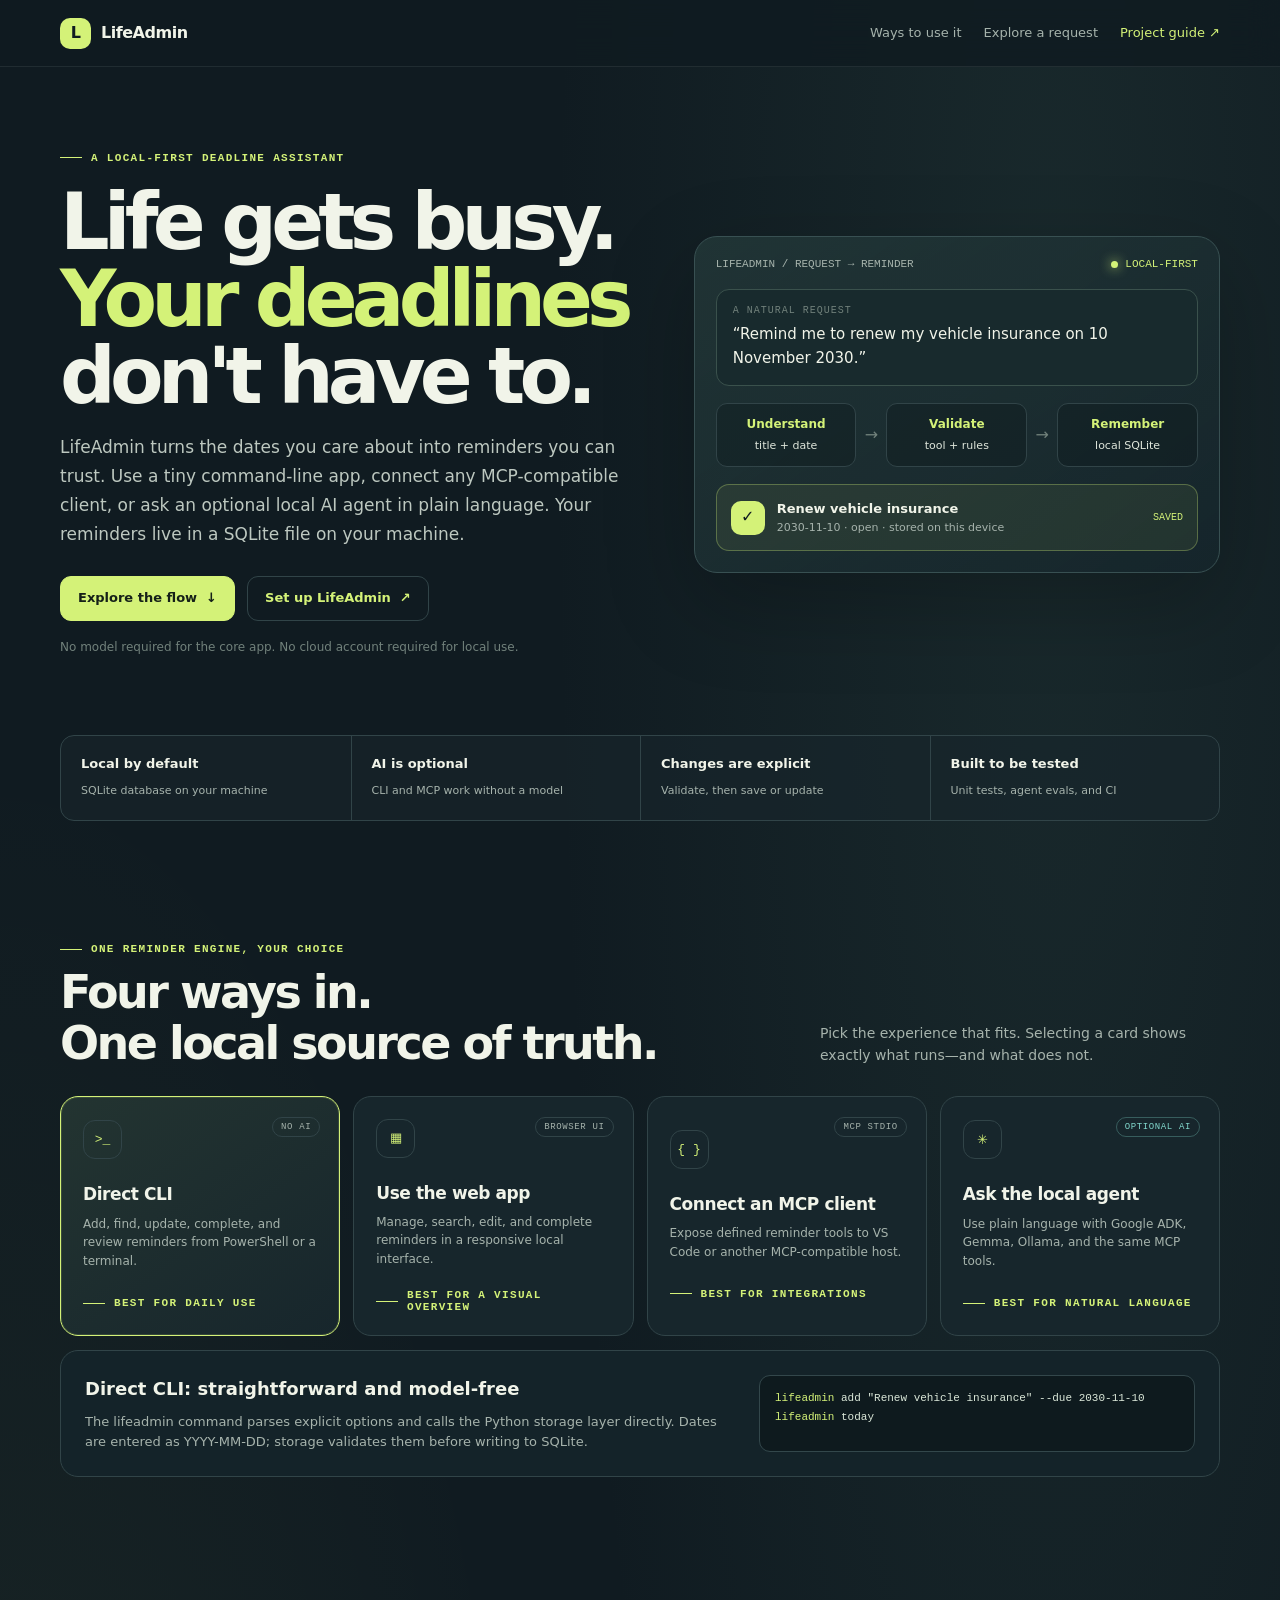
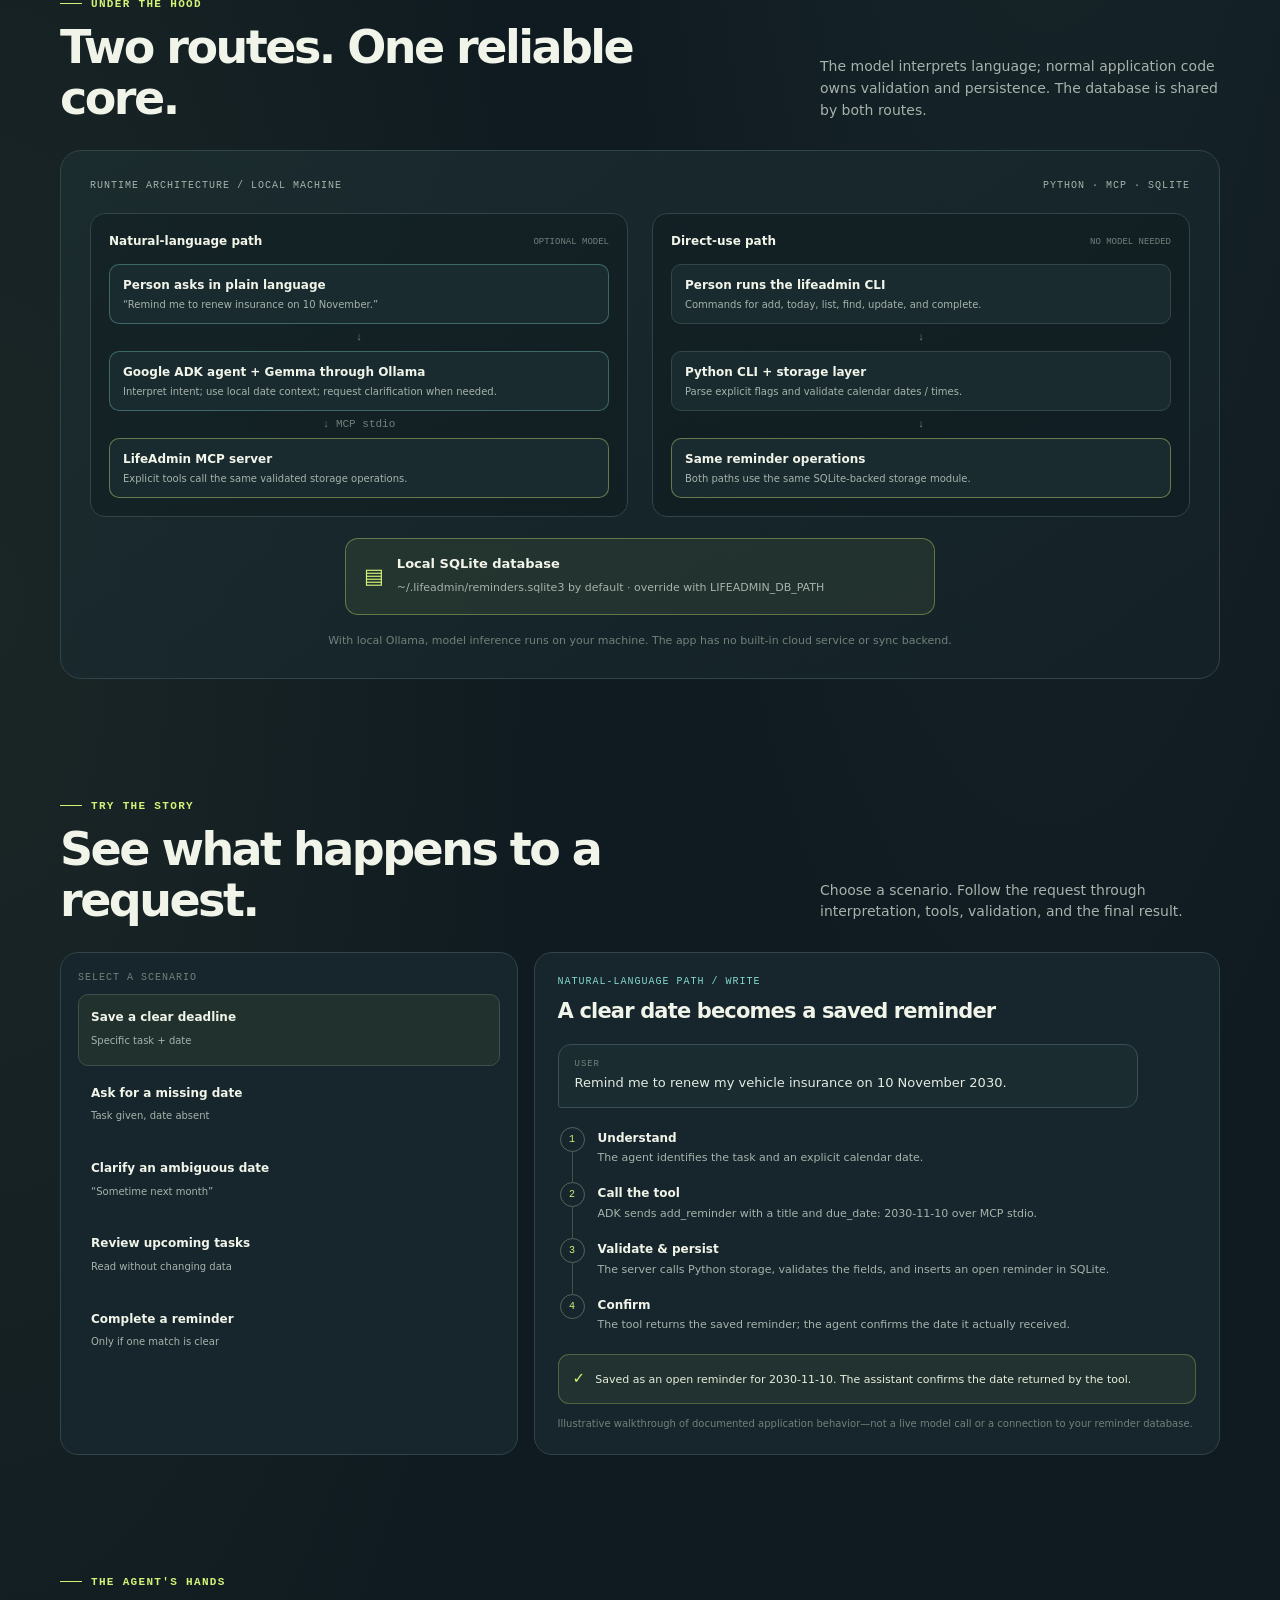
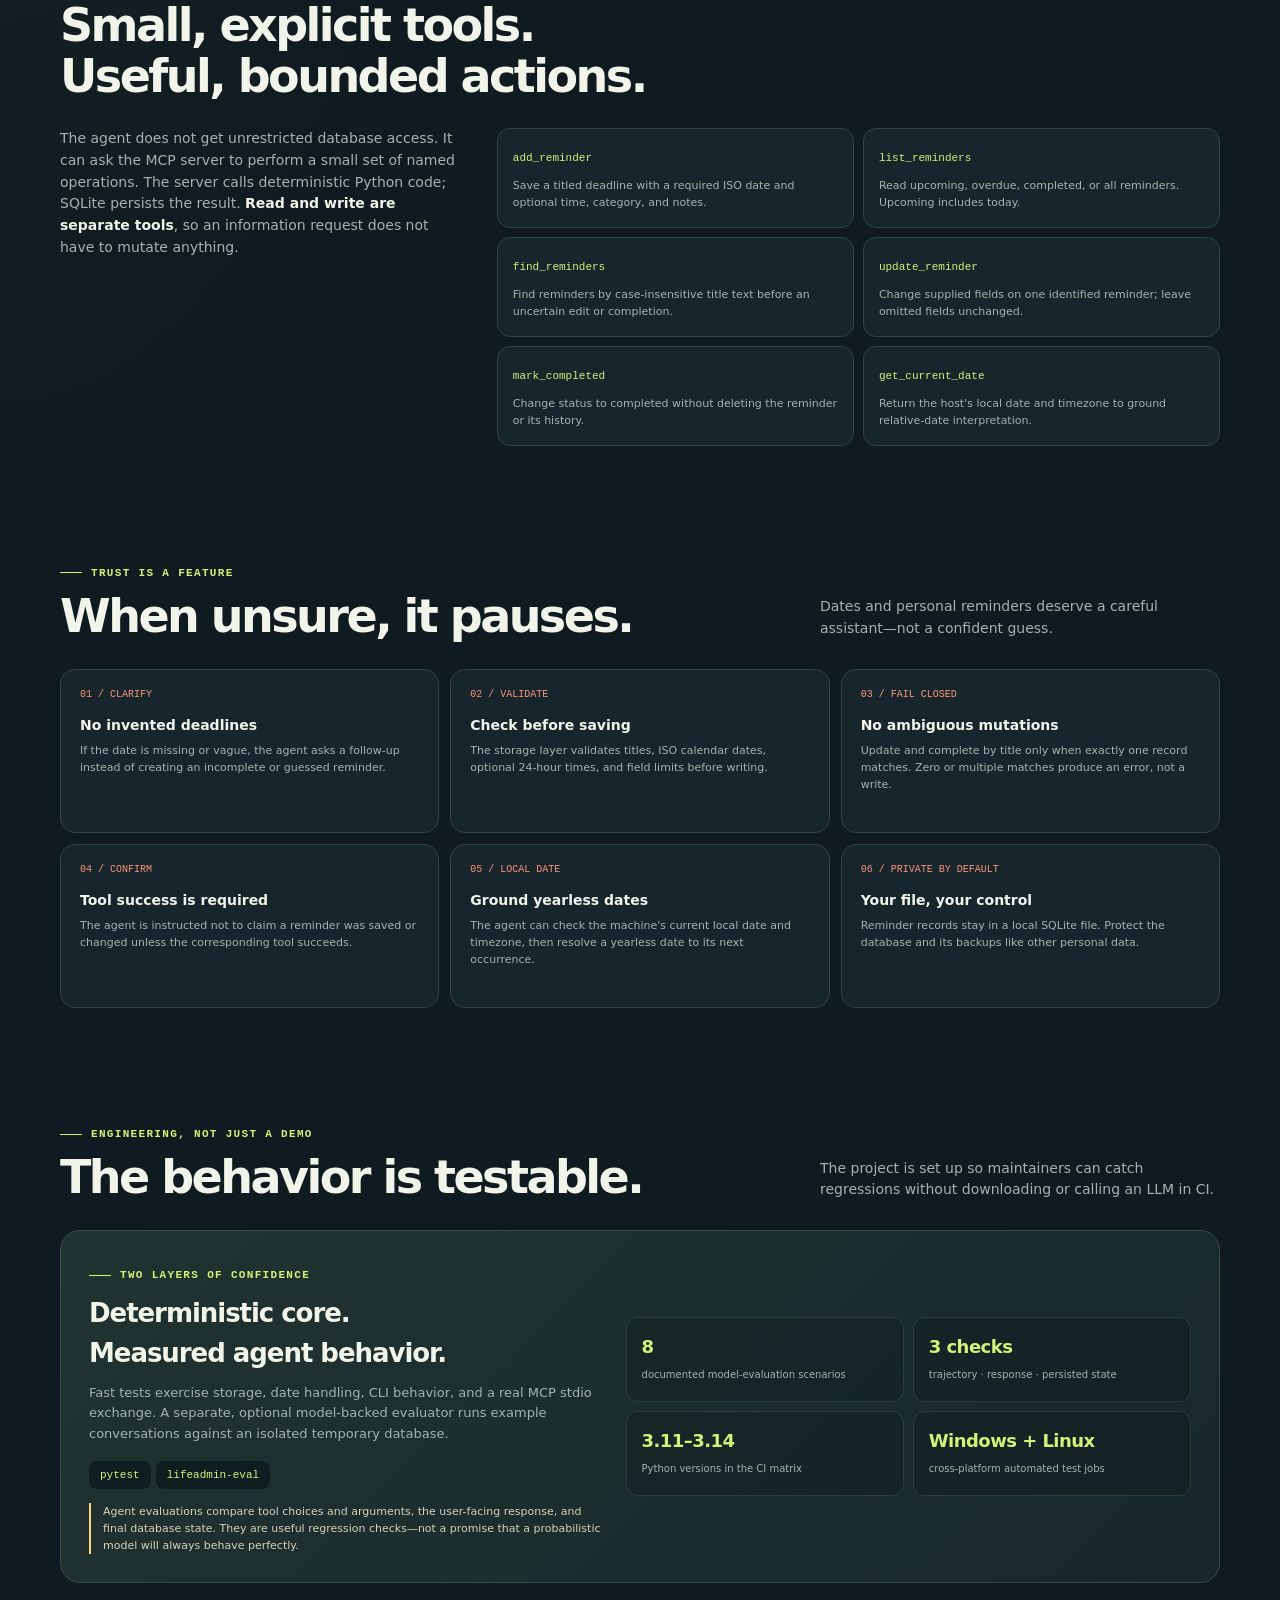
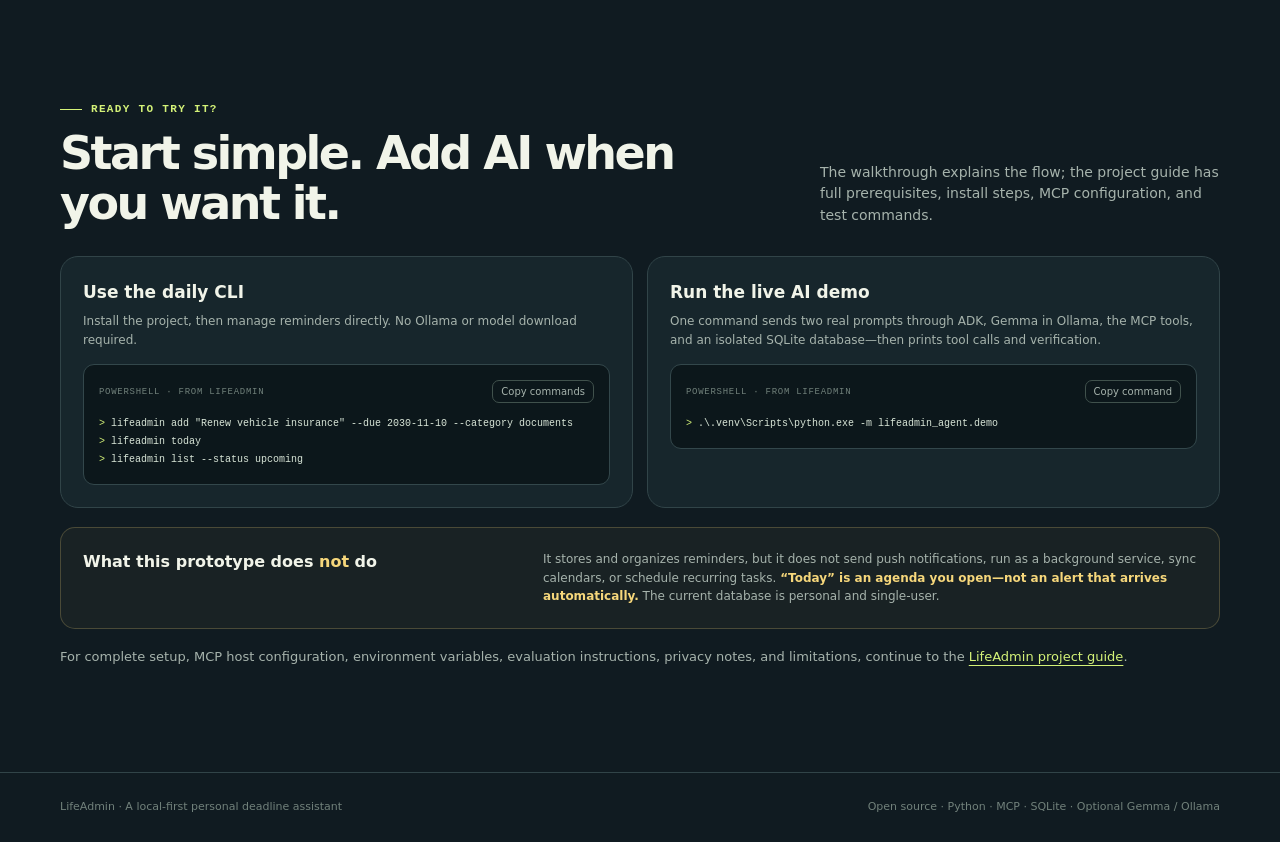
<file: application-flow.html>
<!doctype html>
<html lang="en">
<head>
  <meta charset="utf-8">
  <meta name="viewport" content="width=device-width, initial-scale=1">
  <meta name="theme-color" content="#101b21">
  <meta name="description" content="An interactive, end-to-end guide to LifeAdmin: a local-first personal deadline app with a web UI, CLI, MCP server, optional Gemma agent, and SQLite storage.">
  <title>LifeAdmin — Your deadlines, under control</title>
  <style>
    :root {
      color-scheme: dark;
      --ink: #f1f4e9;
      --muted: #a6b3ac;
      --faint: #71817b;
      --bg: #101b21;
      --panel: #17262c;
      --panel-raised: #1d3035;
      --line: #314448;
      --lime: #d4f278;
      --lime-dark: #223323;
      --coral: #ff9276;
      --cyan: #82d9ce;
      --yellow: #f6d77b;
      --radius: 18px;
      --mono: "Cascadia Code", "SFMono-Regular", Consolas, monospace;
      --sans: "Segoe UI", Inter, ui-sans-serif, system-ui, -apple-system, BlinkMacSystemFont, sans-serif;
    }

    * { box-sizing: border-box; }
    html { scroll-behavior: smooth; scroll-padding-top: 88px; }
    body {
      margin: 0;
      background:
        radial-gradient(ellipse at 82% 7%, rgb(72 114 101 / 16%), transparent 31rem),
        radial-gradient(ellipse at 0% 39%, rgb(209 242 120 / 5%), transparent 34rem),
        var(--bg);
      color: var(--ink);
      font-family: var(--sans);
      line-height: 1.55;
    }
    a { color: var(--lime); text-underline-offset: 4px; }
    button, input { font: inherit; }
    button { color: inherit; }
    button:focus-visible, a:focus-visible, input:focus-visible {
      outline: 3px solid var(--lime);
      outline-offset: 3px;
    }
    ::selection { color: var(--bg); background: var(--lime); }

    .topbar {
      position: sticky;
      z-index: 10;
      top: 0;
      border-bottom: 1px solid rgb(241 244 233 / 8%);
      background: rgb(16 27 33 / 86%);
      backdrop-filter: blur(16px);
    }
    .topbar-inner, main, .footer-inner { width: min(1160px, calc(100% - 44px)); margin-inline: auto; }
    .topbar-inner { min-height: 66px; display: flex; align-items: center; justify-content: space-between; gap: 24px; }
    .brand { display: inline-flex; align-items: center; gap: 10px; color: var(--ink); text-decoration: none; font-weight: 750; letter-spacing: -.03em; }
    .brand-mark {
      display: grid; place-items: center; width: 31px; height: 31px;
      border-radius: 10px; color: var(--bg); background: var(--lime); font-size: 16px;
    }
    .topnav { display: flex; align-items: center; gap: 22px; font-size: 13px; }
    .topnav a { color: var(--muted); text-decoration: none; }
    .topnav a:hover { color: var(--ink); }
    .topnav .repo-link { color: var(--lime); }

    main { padding-bottom: 92px; }
    .hero { min-height: 560px; display: grid; grid-template-columns: 1.05fr .95fr; align-items: center; gap: 52px; padding: 74px 0 66px; }
    .eyebrow { display: inline-flex; align-items: center; gap: 9px; color: var(--lime); font: 700 11px var(--mono); letter-spacing: .12em; text-transform: uppercase; }
    .eyebrow::before { content: ""; width: 22px; height: 1px; background: currentColor; }
    h1, h2, h3, p { margin-top: 0; }
    h1 { max-width: 650px; margin: 18px 0; font-size: clamp(48px, 7vw, 78px); font-weight: 650; letter-spacing: -.075em; line-height: .99; }
    h1 em { color: var(--lime); font-style: normal; }
    .hero-copy { max-width: 580px; color: #bdc8c0; font-size: 17px; line-height: 1.7; }
    .hero-actions { display: flex; align-items: center; flex-wrap: wrap; gap: 12px; margin-top: 27px; }
    .button {
      display: inline-flex; align-items: center; justify-content: center; gap: 9px;
      min-height: 45px; padding: 0 17px; border: 1px solid var(--line);
      border-radius: 11px; background: transparent; text-decoration: none; font-size: 13px; font-weight: 700;
      transition: transform .18s ease, border-color .18s ease, background .18s ease;
    }
    .button:hover { transform: translateY(-2px); border-color: var(--lime); }
    .button.primary { color: #152018; border-color: var(--lime); background: var(--lime); }
    .button.primary:hover { background: #e1ff9b; }
    .hero-note { margin-top: 17px; color: var(--faint); font-size: 12px; }

    .hero-visual { position: relative; padding: 21px; border: 1px solid #385052; border-radius: 23px; background: linear-gradient(145deg, rgb(37 59 59 / 72%), rgb(21 37 43 / 92%)); box-shadow: 0 30px 90px rgb(0 0 0 / 24%); }
    .visual-caption { display: flex; justify-content: space-between; align-items: center; margin-bottom: 19px; color: var(--muted); font: 11px var(--mono); }
    .live-dot { display: inline-flex; align-items: center; gap: 7px; color: var(--lime); }
    .live-dot::before { content: ""; width: 7px; height: 7px; border-radius: 50%; background: currentColor; box-shadow: 0 0 12px currentColor; }
    .inbox { padding: 15px 16px; border: 1px solid #3a514c; border-radius: 13px; background: #182a2d; }
    .inbox-label { margin-bottom: 7px; color: var(--faint); font: 10px var(--mono); letter-spacing: .1em; text-transform: uppercase; }
    .inbox blockquote { margin: 0; color: var(--ink); font-size: 15px; }
    .visual-flow { display: grid; grid-template-columns: 1fr 20px 1fr 20px 1fr; align-items: center; gap: 5px; margin: 17px 0; }
    .flow-chip { min-height: 64px; display: grid; place-items: center; padding: 10px 7px; border: 1px solid var(--line); border-radius: 11px; color: #dfe6db; background: rgb(10 20 24 / 35%); text-align: center; font-size: 11px; line-height: 1.4; }
    .flow-chip strong { display: block; color: var(--lime); font-size: 12px; }
    .flow-arrow { color: var(--faint); text-align: center; }
    .saved-card { display: flex; align-items: center; gap: 12px; padding: 14px; border: 1px solid rgb(212 242 120 / 30%); border-radius: 13px; background: rgb(212 242 120 / 7%); }
    .saved-icon { display: grid; flex: 0 0 34px; place-items: center; width: 34px; height: 34px; border-radius: 10px; color: var(--bg); background: var(--lime); font-weight: 900; }
    .saved-title { font-weight: 700; font-size: 13px; }
    .saved-sub { color: var(--muted); font-size: 11px; }
    .stamp { margin-left: auto; color: var(--lime); font: 10px var(--mono); }

    .trust-strip { display: grid; grid-template-columns: repeat(4, 1fr); margin-bottom: 112px; border: 1px solid var(--line); border-radius: 14px; background: rgb(23 38 44 / 65%); }
    .trust-item { padding: 18px 20px; }
    .trust-item + .trust-item { border-left: 1px solid var(--line); }
    .trust-item strong { display: block; margin-bottom: 3px; color: var(--ink); font-size: 13px; }
    .trust-item span { color: var(--muted); font-size: 11px; }

    section { margin-top: 110px; }
    .section-head { display: flex; justify-content: space-between; align-items: end; gap: 32px; margin-bottom: 27px; }
    .section-head h2 { max-width: 680px; margin: 10px 0 0; font-size: clamp(31px, 4vw, 46px); font-weight: 620; letter-spacing: -.055em; line-height: 1.1; }
    .section-intro { max-width: 400px; margin-bottom: 2px; color: var(--muted); font-size: 14px; }
    .section-number { color: var(--faint); font: 11px var(--mono); }
    .route-grid { display: grid; grid-template-columns: repeat(4, 1fr); gap: 13px; }
    .route-card {
      position: relative; min-height: 223px; padding: 22px; overflow: hidden;
      border: 1px solid var(--line); border-radius: var(--radius); background: var(--panel);
      text-align: left; cursor: pointer; transition: border-color .2s ease, transform .2s ease, background .2s ease;
    }
    .route-card:hover { transform: translateY(-3px); border-color: #6a8371; }
    .route-card[aria-pressed="true"] { border-color: var(--lime); background: linear-gradient(145deg, #233431, var(--panel)); box-shadow: inset 0 0 0 1px rgb(212 242 120 / 14%); }
    .route-card .route-icon { display: grid; place-items: center; width: 39px; height: 39px; margin-bottom: 22px; border: 1px solid var(--line); border-radius: 12px; color: var(--lime); font: 13px var(--mono); }
    .route-card h3 { margin-bottom: 7px; font-size: 17px; letter-spacing: -.025em; }
    .route-card p { max-width: 300px; margin-bottom: 16px; color: var(--muted); font-size: 12px; }
    .route-badge { position: absolute; top: 20px; right: 19px; padding: 4px 8px; border: 1px solid var(--line); border-radius: 100px; color: var(--muted); font: 9px var(--mono); text-transform: uppercase; letter-spacing: .07em; }
    .route-card[data-route="ai"] .route-badge { color: var(--cyan); border-color: rgb(130 217 206 / 30%); }
    .route-detail { display: grid; grid-template-columns: 1.2fr .8fr; gap: 20px; margin-top: 14px; padding: 24px; border: 1px solid var(--line); border-radius: var(--radius); background: #142329; }
    .route-detail h3 { margin: 0 0 9px; font-size: 18px; }
    .route-detail p { margin: 0; color: var(--muted); font-size: 13px; }
    .route-code { padding: 13px 15px; border: 1px solid #33474b; border-radius: 11px; color: #dbe8d9; background: #0e1a1e; font: 11px/1.7 var(--mono); white-space: pre-wrap; overflow-wrap: anywhere; }
    .route-code span { color: var(--lime); }

    .architecture { padding: 29px; border: 1px solid var(--line); border-radius: 21px; background: linear-gradient(145deg, rgb(28 46 49 / 80%), rgb(20 34 40 / 90%)); }
    .arch-label { display: flex; justify-content: space-between; align-items: center; gap: 20px; margin-bottom: 22px; color: var(--muted); font: 10px var(--mono); letter-spacing: .1em; text-transform: uppercase; }
    .arch-lanes { display: grid; grid-template-columns: 1fr 1fr; gap: 24px; }
    .lane { padding: 18px; border: 1px solid var(--line); border-radius: 15px; background: rgb(10 20 24 / 35%); }
    .lane-title { display: flex; justify-content: space-between; align-items: center; margin-bottom: 13px; font-size: 12px; font-weight: 700; }
    .lane-title span { color: var(--faint); font: 9px var(--mono); text-transform: uppercase; }
    .nodes { display: flex; flex-direction: column; align-items: stretch; gap: 8px; }
    .node { padding: 11px 13px; border: 1px solid #33474b; border-radius: 10px; background: #1a2b30; }
    .node b { display: block; font-size: 12px; }
    .node small { display: block; margin-top: 2px; color: var(--muted); font-size: 10px; }
    .node.accent { border-color: rgb(212 242 120 / 40%); }
    .node.model { border-color: rgb(130 217 206 / 35%); }
    .down-arrow { height: 11px; color: var(--faint); text-align: center; font: 11px/1 var(--mono); }
    .shared-store { display: flex; align-items: center; gap: 13px; max-width: 590px; margin: 21px auto 0; padding: 15px 18px; border: 1px solid rgb(212 242 120 / 36%); border-radius: 13px; background: rgb(212 242 120 / 7%); }
    .db-icon { color: var(--lime); font-size: 21px; }
    .shared-store strong { display: block; font-size: 13px; }
    .shared-store small { color: var(--muted); font-size: 11px; }
    .arch-foot { margin: 17px 0 0; color: var(--faint); text-align: center; font-size: 11px; }

    .playground { display: grid; grid-template-columns: .8fr 1.2fr; gap: 16px; }
    .scenario-picker, .scenario-view { border: 1px solid var(--line); border-radius: var(--radius); background: var(--panel); }
    .scenario-picker { padding: 17px; }
    .picker-label { margin: 2px 0 11px; color: var(--faint); font: 10px var(--mono); letter-spacing: .1em; text-transform: uppercase; }
    .scenario-button {
      display: block; width: 100%; margin: 0; padding: 13px 12px;
      border: 1px solid transparent; border-radius: 10px; background: transparent;
      text-align: left; cursor: pointer;
    }
    .scenario-button + .scenario-button { margin-top: 4px; }
    .scenario-button:hover { background: rgb(255 255 255 / 3%); }
    .scenario-button[aria-pressed="true"] { border-color: #3c514a; background: #20312e; }
    .scenario-button strong { display: block; font-size: 12px; }
    .scenario-button small { color: var(--muted); font-size: 10px; }
    .scenario-view { padding: 23px; }
    .demo-kicker { color: var(--cyan); font: 10px var(--mono); letter-spacing: .1em; text-transform: uppercase; }
    .scenario-view h3 { margin: 8px 0 16px; font-size: 21px; letter-spacing: -.04em; }
    .request-bubble { position: relative; max-width: 580px; margin-bottom: 19px; padding: 14px 16px; border: 1px solid #385051; border-radius: 13px 13px 13px 3px; color: #e3ebe2; background: #1a2c30; font-size: 13px; }
    .request-bubble::before { content: "USER"; display: block; margin-bottom: 4px; color: var(--faint); font: 9px var(--mono); letter-spacing: .1em; }
    .steps { display: grid; gap: 0; }
    .demo-step { display: grid; grid-template-columns: 29px 1fr; gap: 11px; }
    .step-rail { display: flex; flex-direction: column; align-items: center; }
    .step-dot { z-index: 1; display: grid; place-items: center; width: 25px; height: 25px; border: 1px solid #52665d; border-radius: 50%; color: var(--lime); background: var(--panel); font: 10px var(--mono); }
    .step-line { width: 1px; flex: 1; min-height: 17px; background: #41534d; }
    .step-content { padding: 2px 0 16px; }
    .step-content strong { display: block; margin-bottom: 2px; font-size: 12px; }
    .step-content p { margin: 0; color: var(--muted); font-size: 11px; }
    .result-banner { display: flex; align-items: center; gap: 10px; margin-top: 5px; padding: 12px 14px; border: 1px solid rgb(212 242 120 / 26%); border-radius: 11px; color: #e6eddb; background: rgb(212 242 120 / 6%); font-size: 11px; }
    .result-banner.caution { border-color: rgb(246 215 123 / 28%); background: rgb(246 215 123 / 5%); }
    .result-banner.neutral, .result-banner.guarded { border-color: rgb(130 217 206 / 25%); background: rgb(130 217 206 / 5%); }
    .result-symbol { color: var(--lime); font-size: 15px; }
    .caution .result-symbol { color: var(--yellow); }
    .neutral .result-symbol, .guarded .result-symbol { color: var(--cyan); }
    .playground-note { margin: 12px 0 0; color: var(--faint); font-size: 10px; }

    .tools-layout { display: grid; grid-template-columns: .72fr 1.28fr; gap: 30px; align-items: start; }
    .tools-copy { color: var(--muted); font-size: 14px; }
    .tools-copy strong { color: var(--ink); }
    .tool-list { display: grid; grid-template-columns: 1fr 1fr; gap: 9px; }
    .tool-item { min-height: 100px; padding: 15px; border: 1px solid var(--line); border-radius: 13px; background: var(--panel); }
    .tool-item code { color: var(--lime); font: 11px var(--mono); }
    .tool-item p { margin: 8px 0 0; color: var(--muted); font-size: 11px; }
    .safety-grid { display: grid; grid-template-columns: repeat(3, 1fr); gap: 11px; }
    .safety-card { min-height: 164px; padding: 19px; border: 1px solid var(--line); border-radius: 15px; background: var(--panel); }
    .safety-card .safety-index { color: var(--coral); font: 10px var(--mono); }
    .safety-card h3 { margin: 15px 0 6px; font-size: 14px; }
    .safety-card p { margin: 0; color: var(--muted); font-size: 11px; }

    .eval-panel { display: grid; grid-template-columns: .95fr 1.05fr; gap: 25px; padding: 28px; border: 1px solid #394c48; border-radius: 20px; background: linear-gradient(135deg, #213330, #17272c); }
    .eval-panel h3 { margin: 9px 0 10px; font-size: 26px; letter-spacing: -.04em; }
    .eval-panel p { color: var(--muted); font-size: 13px; }
    .eval-metrics { display: grid; grid-template-columns: 1fr 1fr; gap: 9px; align-content: center; }
    .metric { padding: 15px; border: 1px solid rgb(231 240 224 / 11%); border-radius: 12px; background: rgb(8 18 21 / 25%); }
    .metric strong { display: block; color: var(--lime); font-size: 18px; letter-spacing: -.03em; }
    .metric span { color: var(--muted); font-size: 10px; }
    .eval-command { display: inline-block; margin-top: 4px; padding: 8px 11px; border-radius: 8px; color: var(--lime); background: #101d20; font: 11px var(--mono); }
    .truth-note { margin-top: 14px; padding-left: 12px; border-left: 2px solid var(--yellow); color: #d7d2b9; font-size: 11px; }

    .start-grid { display: grid; grid-template-columns: 1fr 1fr; gap: 14px; }
    .start-card { min-width: 0; padding: 22px; border: 1px solid var(--line); border-radius: var(--radius); background: var(--panel); }
    .start-card h3 { margin-bottom: 7px; font-size: 17px; }
    .start-card > p { min-height: 40px; color: var(--muted); font-size: 12px; }
    .terminal { padding: 15px; border: 1px solid #33474b; border-radius: 11px; background: #0c171b; }
    .terminal-top { display: flex; align-items: center; justify-content: space-between; margin-bottom: 12px; color: var(--faint); font: 9px var(--mono); letter-spacing: .08em; text-transform: uppercase; }
    .copy-button { padding: 5px 8px; border: 1px solid #40514c; border-radius: 7px; color: var(--muted); background: transparent; cursor: pointer; font: 10px var(--sans); }
    .copy-button:hover { color: var(--ink); border-color: var(--lime); }
    pre { min-width: 0; margin: 0; overflow-x: auto; overflow-wrap: anywhere; white-space: pre-wrap; color: #d8e5d7; font: 10px/1.8 var(--mono); }
    pre .prompt { color: var(--lime); }
    .limits { display: grid; grid-template-columns: .8fr 1.2fr; gap: 24px; align-items: start; margin-top: 19px; padding: 22px; border: 1px solid rgb(246 215 123 / 22%); border-radius: 15px; background: rgb(246 215 123 / 4%); }
    .limits h3 { margin: 0; font-size: 16px; }
    .limits p { margin: 0; color: var(--muted); font-size: 12px; }
    .limits strong { color: var(--yellow); }
    .footer { border-top: 1px solid var(--line); }
    .footer-inner { display: flex; justify-content: space-between; gap: 20px; padding-block: 25px; color: var(--faint); font-size: 11px; }
    .footer-inner a { color: var(--muted); }
    .sr-only { position: absolute; width: 1px; height: 1px; padding: 0; margin: -1px; overflow: hidden; clip: rect(0,0,0,0); white-space: nowrap; border: 0; }

    @media (max-width: 820px) {
      .hero { grid-template-columns: 1fr; gap: 32px; padding-top: 59px; }
      .hero-visual { max-width: 650px; }
      .trust-strip { grid-template-columns: 1fr 1fr; margin-bottom: 82px; }
      .trust-item:nth-child(3) { border-left: 0; border-top: 1px solid var(--line); }
      .trust-item:nth-child(4) { border-top: 1px solid var(--line); }
      .route-grid { grid-template-columns: 1fr; }
      .route-card { min-height: 175px; }
      .route-card .route-icon { margin-bottom: 14px; }
      .arch-lanes { grid-template-columns: 1fr; gap: 12px; }
      .playground, .tools-layout { grid-template-columns: 1fr; }
      .section-head { align-items: start; flex-direction: column; gap: 13px; }
    }
    @media (max-width: 560px) {
      .topbar-inner, main, .footer-inner { width: min(100% - 30px, 1160px); }
      .topnav { gap: 12px; }
      .topnav a:nth-child(2) { display: none; }
      .topnav a { font-size: 11px; }
      .hero { min-height: 0; padding: 49px 0 44px; }
      h1 { font-size: 53px; }
      .hero-copy { font-size: 15px; }
      .hero-visual { padding: 15px; }
      .visual-flow { grid-template-columns: 1fr 13px 1fr 13px 1fr; gap: 2px; }
      .flow-chip { min-height: 59px; padding: 6px 3px; font-size: 9px; }
      .flow-chip strong { font-size: 10px; }
      .stamp { display: none; }
      .trust-item { padding: 14px 12px; }
      section { margin-top: 79px; }
      .route-detail, .eval-panel { grid-template-columns: 1fr; }
      .tool-list, .safety-grid, .start-grid { grid-template-columns: 1fr; }
      .safety-card { min-height: 0; }
      .limits { grid-template-columns: 1fr; gap: 8px; }
      .architecture { padding: 18px; }
      .footer-inner { flex-direction: column; }
    }
    @media (prefers-reduced-motion: reduce) {
      *, *::before, *::after { scroll-behavior: auto !important; transition-duration: .01ms !important; animation-duration: .01ms !important; }
    }
    @media print {
      :root { color-scheme: light; --ink: #142126; --muted: #43545a; --faint: #53636a; --bg: #fff; --panel: #f5f7f3; --panel-raised: #eef2eb; --line: #cdd6d0; --lime: #426b18; --lime-dark: #edf5df; --coral: #ab4b32; --cyan: #216c66; --yellow: #846300; }
      body { background: #fff; color: var(--ink); }
      .topbar { position: static; background: white; }
      .hero { min-height: 0; padding-top: 30px; }
      .hero-visual, .architecture, .route-detail, .scenario-picker, .scenario-view, .route-card, .tool-item, .safety-card, .eval-panel, .start-card, .limits, .trust-strip { background: white !important; box-shadow: none; }
      .hero-copy, .route-detail p, .node small, .scenario-button small, .step-content p, .tools-copy, .tool-item p, .safety-card p, .eval-panel p, .start-card > p, .limits p { color: #43545a; }
      .topnav, .hero-actions, .copy-button, .scenario-picker { display: none !important; }
      section, .trust-strip { break-inside: avoid; }
      a { color: #315b16; }
    }
  </style>
</head>
<body>
  <header class="topbar">
    <div class="topbar-inner">
      <a class="brand" href="#top" aria-label="LifeAdmin home">
        <span class="brand-mark" aria-hidden="true">L</span>
        <span>LifeAdmin</span>
      </a>
      <nav class="topnav" aria-label="Main navigation">
        <a href="#paths">Ways to use it</a>
        <a href="#walkthrough">Explore a request</a>
        <a class="repo-link" href="README.md">Project guide ↗</a>
      </nav>
    </div>
  </header>

  <main id="top">
    <section class="hero" aria-labelledby="hero-title" style="margin-top:0">
      <div>
        <div class="eyebrow">A local-first deadline assistant</div>
        <h1 id="hero-title">Life gets busy.<br><em>Your deadlines</em><br>don't have to.</h1>
        <p class="hero-copy">LifeAdmin turns the dates you care about into reminders you can trust. Use a tiny command-line app, connect any MCP-compatible client, or ask an optional local AI agent in plain language. Your reminders live in a SQLite file on your machine.</p>
        <div class="hero-actions">
          <a class="button primary" href="#walkthrough">Explore the flow <span aria-hidden="true">↓</span></a>
          <a class="button" href="README.md">Set up LifeAdmin <span aria-hidden="true">↗</span></a>
        </div>
        <p class="hero-note">No model required for the core app. No cloud account required for local use.</p>
      </div>
      <div class="hero-visual" aria-label="Illustration of a request becoming a saved reminder">
        <div class="visual-caption"><span>LIFEADMIN / REQUEST → REMINDER</span><span class="live-dot">LOCAL-FIRST</span></div>
        <div class="inbox">
          <div class="inbox-label">A natural request</div>
          <blockquote>“Remind me to renew my vehicle insurance on 10 November 2030.”</blockquote>
        </div>
        <div class="visual-flow" aria-hidden="true">
          <div class="flow-chip"><strong>Understand</strong>title + date</div><div class="flow-arrow">→</div>
          <div class="flow-chip"><strong>Validate</strong>tool + rules</div><div class="flow-arrow">→</div>
          <div class="flow-chip"><strong>Remember</strong>local SQLite</div>
        </div>
        <div class="saved-card">
          <div class="saved-icon" aria-hidden="true">✓</div>
          <div><div class="saved-title">Renew vehicle insurance</div><div class="saved-sub">2030-11-10 · open · stored on this device</div></div>
          <div class="stamp">SAVED</div>
        </div>
      </div>
    </section>

    <div class="trust-strip" aria-label="Application characteristics">
      <div class="trust-item"><strong>Local by default</strong><span>SQLite database on your machine</span></div>
      <div class="trust-item"><strong>AI is optional</strong><span>CLI and MCP work without a model</span></div>
      <div class="trust-item"><strong>Changes are explicit</strong><span>Validate, then save or update</span></div>
      <div class="trust-item"><strong>Built to be tested</strong><span>Unit tests, agent evals, and CI</span></div>
    </div>

    <section id="paths" aria-labelledby="paths-title">
      <div class="section-head">
        <div><div class="eyebrow">One reminder engine, your choice</div><h2 id="paths-title">Four ways in.<br>One local source of truth.</h2></div>
        <p class="section-intro">Pick the experience that fits. Selecting a card shows exactly what runs—and what does not.</p>
      </div>
      <div class="route-grid" role="group" aria-label="Select an application entry point">
        <button class="route-card" type="button" data-route="cli" aria-pressed="true">
          <span class="route-badge">No AI</span><span class="route-icon" aria-hidden="true">&gt;_</span>
          <h3>Direct CLI</h3><p>Add, find, update, complete, and review reminders from PowerShell or a terminal.</p>
          <span class="eyebrow">Best for daily use</span>
        </button>
        <button class="route-card" type="button" data-route="web" aria-pressed="false">
          <span class="route-badge">Browser UI</span><span class="route-icon" aria-hidden="true">▦</span>
          <h3>Use the web app</h3><p>Manage, search, edit, and complete reminders in a responsive local interface.</p>
          <span class="eyebrow">Best for a visual overview</span>
        </button>
        <button class="route-card" type="button" data-route="mcp" aria-pressed="false">
          <span class="route-badge">MCP stdio</span><span class="route-icon" aria-hidden="true">{ }</span>
          <h3>Connect an MCP client</h3><p>Expose defined reminder tools to VS Code or another MCP-compatible host.</p>
          <span class="eyebrow">Best for integrations</span>
        </button>
        <button class="route-card" type="button" data-route="ai" aria-pressed="false">
          <span class="route-badge">Optional AI</span><span class="route-icon" aria-hidden="true">✳</span>
          <h3>Ask the local agent</h3><p>Use plain language with Google ADK, Gemma, Ollama, and the same MCP tools.</p>
          <span class="eyebrow">Best for natural language</span>
        </button>
      </div>
      <div class="route-detail" id="route-detail" aria-live="polite">
        <div><h3 id="route-title">Direct CLI: straightforward and model-free</h3><p id="route-description">The lifeadmin command parses explicit options and calls the Python storage layer directly. Dates are entered as YYYY-MM-DD; storage validates them before writing to SQLite.</p></div>
        <div class="route-code" id="route-code"><span>lifeadmin</span> add "Renew vehicle insurance" --due 2030-11-10
<span>lifeadmin</span> today</div>
      </div>
    </section>

    <section id="architecture" aria-labelledby="architecture-title">
      <div class="section-head">
        <div><div class="eyebrow">Under the hood</div><h2 id="architecture-title">Two routes. One reliable core.</h2></div>
        <p class="section-intro">The model interprets language; normal application code owns validation and persistence. The database is shared by both routes.</p>
      </div>
      <div class="architecture">
        <div class="arch-label"><span>Runtime architecture / local machine</span><span>Python · MCP · SQLite</span></div>
        <div class="arch-lanes">
          <div class="lane">
            <div class="lane-title">Natural-language path <span>optional model</span></div>
            <div class="nodes">
              <div class="node model"><b>Person asks in plain language</b><small>“Remind me to renew insurance on 10 November.”</small></div>
              <div class="down-arrow">↓</div>
              <div class="node model"><b>Google ADK agent + Gemma through Ollama</b><small>Interpret intent; use local date context; request clarification when needed.</small></div>
              <div class="down-arrow">↓ MCP stdio</div>
              <div class="node accent"><b>LifeAdmin MCP server</b><small>Explicit tools call the same validated storage operations.</small></div>
            </div>
          </div>
          <div class="lane">
            <div class="lane-title">Direct-use path <span>no model needed</span></div>
            <div class="nodes">
              <div class="node"><b>Person runs the lifeadmin CLI</b><small>Commands for add, today, list, find, update, and complete.</small></div>
              <div class="down-arrow">↓</div>
              <div class="node"><b>Python CLI + storage layer</b><small>Parse explicit flags and validate calendar dates / times.</small></div>
              <div class="down-arrow">↓</div>
              <div class="node accent"><b>Same reminder operations</b><small>Both paths use the same SQLite-backed storage module.</small></div>
            </div>
          </div>
        </div>
        <div class="shared-store"><div class="db-icon" aria-hidden="true">▤</div><div><strong>Local SQLite database</strong><small>~/.lifeadmin/reminders.sqlite3 by default · override with LIFEADMIN_DB_PATH</small></div></div>
        <p class="arch-foot">With local Ollama, model inference runs on your machine. The app has no built-in cloud service or sync backend.</p>
      </div>
    </section>

    <section id="walkthrough" aria-labelledby="walkthrough-title">
      <div class="section-head">
        <div><div class="eyebrow">Try the story</div><h2 id="walkthrough-title">See what happens to a request.</h2></div>
        <p class="section-intro">Choose a scenario. Follow the request through interpretation, tools, validation, and the final result.</p>
      </div>
      <div class="playground">
        <div class="scenario-picker" role="group" aria-label="Choose a request scenario">
          <p class="picker-label">Select a scenario</p>
          <button class="scenario-button" type="button" data-scenario="save" aria-pressed="true"><strong>Save a clear deadline</strong><small>Specific task + date</small></button>
          <button class="scenario-button" type="button" data-scenario="missing" aria-pressed="false"><strong>Ask for a missing date</strong><small>Task given, date absent</small></button>
          <button class="scenario-button" type="button" data-scenario="vague" aria-pressed="false"><strong>Clarify an ambiguous date</strong><small>“Sometime next month”</small></button>
          <button class="scenario-button" type="button" data-scenario="list" aria-pressed="false"><strong>Review upcoming tasks</strong><small>Read without changing data</small></button>
          <button class="scenario-button" type="button" data-scenario="complete" aria-pressed="false"><strong>Complete a reminder</strong><small>Only if one match is clear</small></button>
        </div>
        <div class="scenario-view" aria-live="polite" aria-atomic="true">
          <div class="demo-kicker" id="scenario-kicker">NATURAL-LANGUAGE PATH / WRITE</div>
          <h3 id="scenario-title">A clear date becomes a saved reminder</h3>
          <div class="request-bubble" id="scenario-request">Remind me to renew my vehicle insurance on 10 November 2030.</div>
          <div class="steps" id="scenario-steps"></div>
          <div class="result-banner" id="scenario-result"><span class="result-symbol" aria-hidden="true">✓</span><span id="scenario-outcome">Saved as an open reminder for 2030-11-10. The assistant confirms the date returned by the tool.</span></div>
          <p class="playground-note">Illustrative walkthrough of documented application behavior—not a live model call or a connection to your reminder database.</p>
        </div>
      </div>
    </section>

    <section id="tools" aria-labelledby="tools-title">
      <div class="section-head">
        <div><div class="eyebrow">The agent's hands</div><h2 id="tools-title">Small, explicit tools.<br>Useful, bounded actions.</h2></div>
      </div>
      <div class="tools-layout">
        <p class="tools-copy">The agent does not get unrestricted database access. It can ask the MCP server to perform a small set of named operations. The server calls deterministic Python code; SQLite persists the result. <strong>Read and write are separate tools</strong>, so an information request does not have to mutate anything.</p>
        <div class="tool-list">
          <div class="tool-item"><code>add_reminder</code><p>Save a titled deadline with a required ISO date and optional time, category, and notes.</p></div>
          <div class="tool-item"><code>list_reminders</code><p>Read upcoming, overdue, completed, or all reminders. Upcoming includes today.</p></div>
          <div class="tool-item"><code>find_reminders</code><p>Find reminders by case-insensitive title text before an uncertain edit or completion.</p></div>
          <div class="tool-item"><code>update_reminder</code><p>Change supplied fields on one identified reminder; leave omitted fields unchanged.</p></div>
          <div class="tool-item"><code>mark_completed</code><p>Change status to completed without deleting the reminder or its history.</p></div>
          <div class="tool-item"><code>get_current_date</code><p>Return the host's local date and timezone to ground relative-date interpretation.</p></div>
        </div>
      </div>
    </section>

    <section id="safety" aria-labelledby="safety-title">
      <div class="section-head">
        <div><div class="eyebrow">Trust is a feature</div><h2 id="safety-title">When unsure, it pauses.</h2></div>
        <p class="section-intro">Dates and personal reminders deserve a careful assistant—not a confident guess.</p>
      </div>
      <div class="safety-grid">
        <article class="safety-card"><div class="safety-index">01 / CLARIFY</div><h3>No invented deadlines</h3><p>If the date is missing or vague, the agent asks a follow-up instead of creating an incomplete or guessed reminder.</p></article>
        <article class="safety-card"><div class="safety-index">02 / VALIDATE</div><h3>Check before saving</h3><p>The storage layer validates titles, ISO calendar dates, optional 24-hour times, and field limits before writing.</p></article>
        <article class="safety-card"><div class="safety-index">03 / FAIL CLOSED</div><h3>No ambiguous mutations</h3><p>Update and complete by title only when exactly one record matches. Zero or multiple matches produce an error, not a write.</p></article>
        <article class="safety-card"><div class="safety-index">04 / CONFIRM</div><h3>Tool success is required</h3><p>The agent is instructed not to claim a reminder was saved or changed unless the corresponding tool succeeds.</p></article>
        <article class="safety-card"><div class="safety-index">05 / LOCAL DATE</div><h3>Ground yearless dates</h3><p>The agent can check the machine's current local date and timezone, then resolve a yearless date to its next occurrence.</p></article>
        <article class="safety-card"><div class="safety-index">06 / PRIVATE BY DEFAULT</div><h3>Your file, your control</h3><p>Reminder records stay in a local SQLite file. Protect the database and its backups like other personal data.</p></article>
      </div>
    </section>

    <section id="quality" aria-labelledby="quality-title">
      <div class="section-head">
        <div><div class="eyebrow">Engineering, not just a demo</div><h2 id="quality-title">The behavior is testable.</h2></div>
        <p class="section-intro">The project is set up so maintainers can catch regressions without downloading or calling an LLM in CI.</p>
      </div>
      <div class="eval-panel">
        <div>
          <div class="eyebrow">Two layers of confidence</div>
          <h3>Deterministic core.<br>Measured agent behavior.</h3>
          <p>Fast tests exercise storage, date handling, CLI behavior, and a real MCP stdio exchange. A separate, optional model-backed evaluator runs example conversations against an isolated temporary database.</p>
          <code class="eval-command">pytest</code>
          <code class="eval-command">lifeadmin-eval</code>
          <div class="truth-note">Agent evaluations compare tool choices and arguments, the user-facing response, and final database state. They are useful regression checks—not a promise that a probabilistic model will always behave perfectly.</div>
        </div>
        <div class="eval-metrics" aria-label="Evaluation and continuous integration coverage">
          <div class="metric"><strong>8</strong><span>documented model-evaluation scenarios</span></div>
          <div class="metric"><strong>3 checks</strong><span>trajectory · response · persisted state</span></div>
          <div class="metric"><strong>3.11–3.14</strong><span>Python versions in the CI matrix</span></div>
          <div class="metric"><strong>Windows + Linux</strong><span>cross-platform automated test jobs</span></div>
        </div>
      </div>
    </section>

    <section id="start" aria-labelledby="start-title">
      <div class="section-head">
        <div><div class="eyebrow">Ready to try it?</div><h2 id="start-title">Start simple. Add AI when you want it.</h2></div>
        <p class="section-intro">The walkthrough explains the flow; the project guide has full prerequisites, install steps, MCP configuration, and test commands.</p>
      </div>
      <div class="start-grid">
        <article class="start-card">
          <h3>Use the daily CLI</h3><p>Install the project, then manage reminders directly. No Ollama or model download required.</p>
          <div class="terminal">
            <div class="terminal-top"><span>PowerShell · from LifeAdmin</span><button class="copy-button" type="button" data-copy="lifeadmin add &quot;Renew vehicle insurance&quot; --due 2030-11-10 --category documents&#10;lifeadmin today&#10;lifeadmin list --status upcoming" aria-label="Copy CLI commands">Copy commands</button></div>
            <pre><span class="prompt">&gt;</span> lifeadmin add "Renew vehicle insurance" --due 2030-11-10 --category documents
<span class="prompt">&gt;</span> lifeadmin today
<span class="prompt">&gt;</span> lifeadmin list --status upcoming</pre>
          </div>
        </article>
        <article class="start-card">
          <h3>Run the live AI demo</h3><p>One command sends two real prompts through ADK, Gemma in Ollama, the MCP tools, and an isolated SQLite database—then prints tool calls and verification.</p>
          <div class="terminal">
            <div class="terminal-top"><span>PowerShell · from LifeAdmin</span><button class="copy-button" type="button" data-copy=".\.venv\Scripts\python.exe -m lifeadmin_agent.demo" aria-label="Copy live demo command">Copy command</button></div>
            <pre><span class="prompt">&gt;</span> .\.venv\Scripts\python.exe -m lifeadmin_agent.demo</pre>
          </div>
        </article>
      </div>
      <div class="limits">
        <h3>What this prototype does <strong>not</strong> do</h3>
        <p>It stores and organizes reminders, but it does not send push notifications, run as a background service, sync calendars, or schedule recurring tasks. <strong>“Today” is an agenda you open—not an alert that arrives automatically.</strong> The current database is personal and single-user.</p>
      </div>
      <p style="margin-top:18px;color:var(--muted);font-size:13px">For complete setup, MCP host configuration, environment variables, evaluation instructions, privacy notes, and limitations, continue to the <a href="README.md">LifeAdmin project guide</a>.</p>
    </section>
  </main>
  <footer class="footer">
    <div class="footer-inner"><span>LifeAdmin · A local-first personal deadline assistant</span><span>Open source · Python · MCP · SQLite · Optional Gemma / Ollama</span></div>
  </footer>

  <script>
    const routeData = {
      cli: {
        title: "Direct CLI: straightforward and model-free",
        description: "The lifeadmin command parses explicit options and calls the Python storage layer directly. Dates are entered as YYYY-MM-DD; storage validates them before writing to SQLite.",
        code: '<span>lifeadmin</span> add "Renew vehicle insurance" --due 2030-11-10\n<span>lifeadmin</span> today'
      },
      web: {
        title: "Web app: a visual, local reminder dashboard",
        description: "Run the LifeAdmin web command and open its loopback address in a browser. Create, search, edit, complete, and filter reminders backed by the same local SQLite database.",
        code: '<span>lifeadmin-web</span>\nopen http://127.0.0.1:8765 · storage: local SQLite'
      },
      mcp: {
        title: "MCP client: expose reminder tools to your host",
        description: "An MCP-compatible host starts the LifeAdmin server over stdio. The host can call named tools for reads and writes; the server delegates to the same SQLite-backed storage functions.",
        code: '<span>python -m lifeadmin_mcp.server</span>\ntransport: stdio · data: local SQLite'
      },
      ai: {
        title: "Local agent: natural language, explicit tool calls",
        description: "Google ADK connects Gemma running in local Ollama to the LifeAdmin MCP server. The model interprets the request; the MCP server and Python storage layer validate and persist it.",
        code: '<span>adk web</span>\nmodel: gemma4:e4b · MCP: stdio · storage: SQLite'
      }
    };

    const scenarioData = {
      save: {
        kicker: "NATURAL-LANGUAGE PATH / WRITE",
        title: "A clear date becomes a saved reminder",
        request: "Remind me to renew my vehicle insurance on 10 November 2030.",
        steps: [
          ["Understand", "The agent identifies the task and an explicit calendar date."],
          ["Call the tool", "ADK sends add_reminder with a title and due_date: 2030-11-10 over MCP stdio."],
          ["Validate & persist", "The server calls Python storage, validates the fields, and inserts an open reminder in SQLite."],
          ["Confirm", "The tool returns the saved reminder; the agent confirms the date it actually received."]
        ],
        outcome: "Saved as an open reminder for 2030-11-10. The assistant confirms the date returned by the tool.",
        tone: "success",
        symbol: "✓"
      },
      missing: {
        kicker: "NATURAL-LANGUAGE PATH / CLARIFY",
        title: "The assistant asks before it can save",
        request: "Remind me about the insurance renewal.",
        steps: [
          ["Understand", "The task is clear, but there is no due date."],
          ["Stop before add_reminder", "The agent instructions require a specific date before creating a reminder."],
          ["Ask a focused question", "It asks when the renewal is due. No reminder is written."]
        ],
        outcome: "No write. The assistant asks for a date instead of guessing or saving an incomplete reminder.",
        tone: "caution",
        symbol: "↗"
      },
      vague: {
        kicker: "NATURAL-LANGUAGE PATH / CLARIFY",
        title: "An ambiguous date is not silently guessed",
        request: "Remind me to renew the insurance sometime next month.",
        steps: [
          ["Recognize ambiguity", "“Sometime next month” does not identify a specific calendar day."],
          ["Pause the mutation", "The agent should not call add_reminder with an invented date."],
          ["Ask which day", "The conversation can continue once the person gives a clear due date."]
        ],
        outcome: "No write. The assistant asks for a specific day before creating the reminder.",
        tone: "caution",
        symbol: "↗"
      },
      list: {
        kicker: "NATURAL-LANGUAGE PATH / READ",
        title: "A question about tasks stays read-only",
        request: "What reminders are coming up?",
        steps: [
          ["Understand intent", "The person asked to review reminders, not to change them."],
          ["Call list_reminders", "The agent requests the upcoming status from the MCP server."],
          ["Read local state", "Storage returns open reminders due today or later, ordered by due date."],
          ["Summarize", "The assistant reports matching tasks; no records are changed."]
        ],
        outcome: "Read-only result. Listing reminders does not add, edit, complete, or delete them.",
        tone: "neutral",
        symbol: "↗"
      },
      complete: {
        kicker: "NATURAL-LANGUAGE PATH / MUTATION GUARD",
        title: "Completion only happens for one clear match",
        request: "Mark my dentist appointment as completed.",
        steps: [
          ["Identify the target", "The agent uses the title phrase to identify the intended reminder."],
          ["Resolve safely", "Storage updates only if exactly one reminder matches; no match or multiple matches raises an error."],
          ["Keep the record", "The row's status becomes completed; the reminder is not deleted."],
          ["Report the result", "The assistant confirms completion only after a successful tool response."]
        ],
        outcome: "If one reminder matches, it is marked completed. If the title is ambiguous, nothing is changed.",
        tone: "guarded",
        symbol: "!"
      }
    };

    function renderScenario(key) {
      const item = scenarioData[key];
      document.getElementById("scenario-kicker").textContent = item.kicker;
      document.getElementById("scenario-title").textContent = item.title;
      document.getElementById("scenario-request").textContent = item.request;
      document.getElementById("scenario-outcome").textContent = item.outcome;
      const result = document.getElementById("scenario-result");
      result.className = "result-banner " + item.tone;
      result.querySelector(".result-symbol").textContent = item.symbol;
      document.getElementById("scenario-steps").innerHTML = item.steps.map((step, index) =>
        '<div class="demo-step"><div class="step-rail"><span class="step-dot">' + (index + 1) +
        '</span>' + (index < item.steps.length - 1 ? '<span class="step-line"></span>' : '') +
        '</div><div class="step-content"><strong>' + step[0] + '</strong><p>' + step[1] +
        '</p></div></div>'
      ).join("");
    }

    document.querySelectorAll(".route-card").forEach((button) => {
      button.addEventListener("click", () => {
        document.querySelectorAll(".route-card").forEach((card) => card.setAttribute("aria-pressed", String(card === button)));
        const route = routeData[button.dataset.route];
        document.getElementById("route-title").textContent = route.title;
        document.getElementById("route-description").textContent = route.description;
        document.getElementById("route-code").innerHTML = route.code;
      });
    });

    document.querySelectorAll(".scenario-button").forEach((button) => {
      button.addEventListener("click", () => {
        document.querySelectorAll(".scenario-button").forEach((item) => item.setAttribute("aria-pressed", String(item === button)));
        renderScenario(button.dataset.scenario);
      });
    });

    document.querySelectorAll(".copy-button").forEach((button) => {
      button.addEventListener("click", async () => {
        const original = button.textContent;
        try {
          if (!navigator.clipboard || !window.isSecureContext) throw new Error("Clipboard API unavailable");
          await navigator.clipboard.writeText(button.dataset.copy);
          button.textContent = "Copied";
        } catch {
          const field = document.createElement("textarea");
          field.value = button.dataset.copy;
          field.setAttribute("readonly", "");
          field.style.position = "fixed";
          field.style.opacity = "0";
          document.body.appendChild(field);
          field.select();
          let copied = false;
          try {
            copied = document.execCommand("copy");
          } catch {
            copied = false;
          }
          field.remove();
          button.textContent = copied ? "Copied" : "Copy unavailable";
        }
        window.setTimeout(() => { button.textContent = original; }, 1800);
      });
    });

    renderScenario("save");
  </script>
</body>
</html>
</file>
